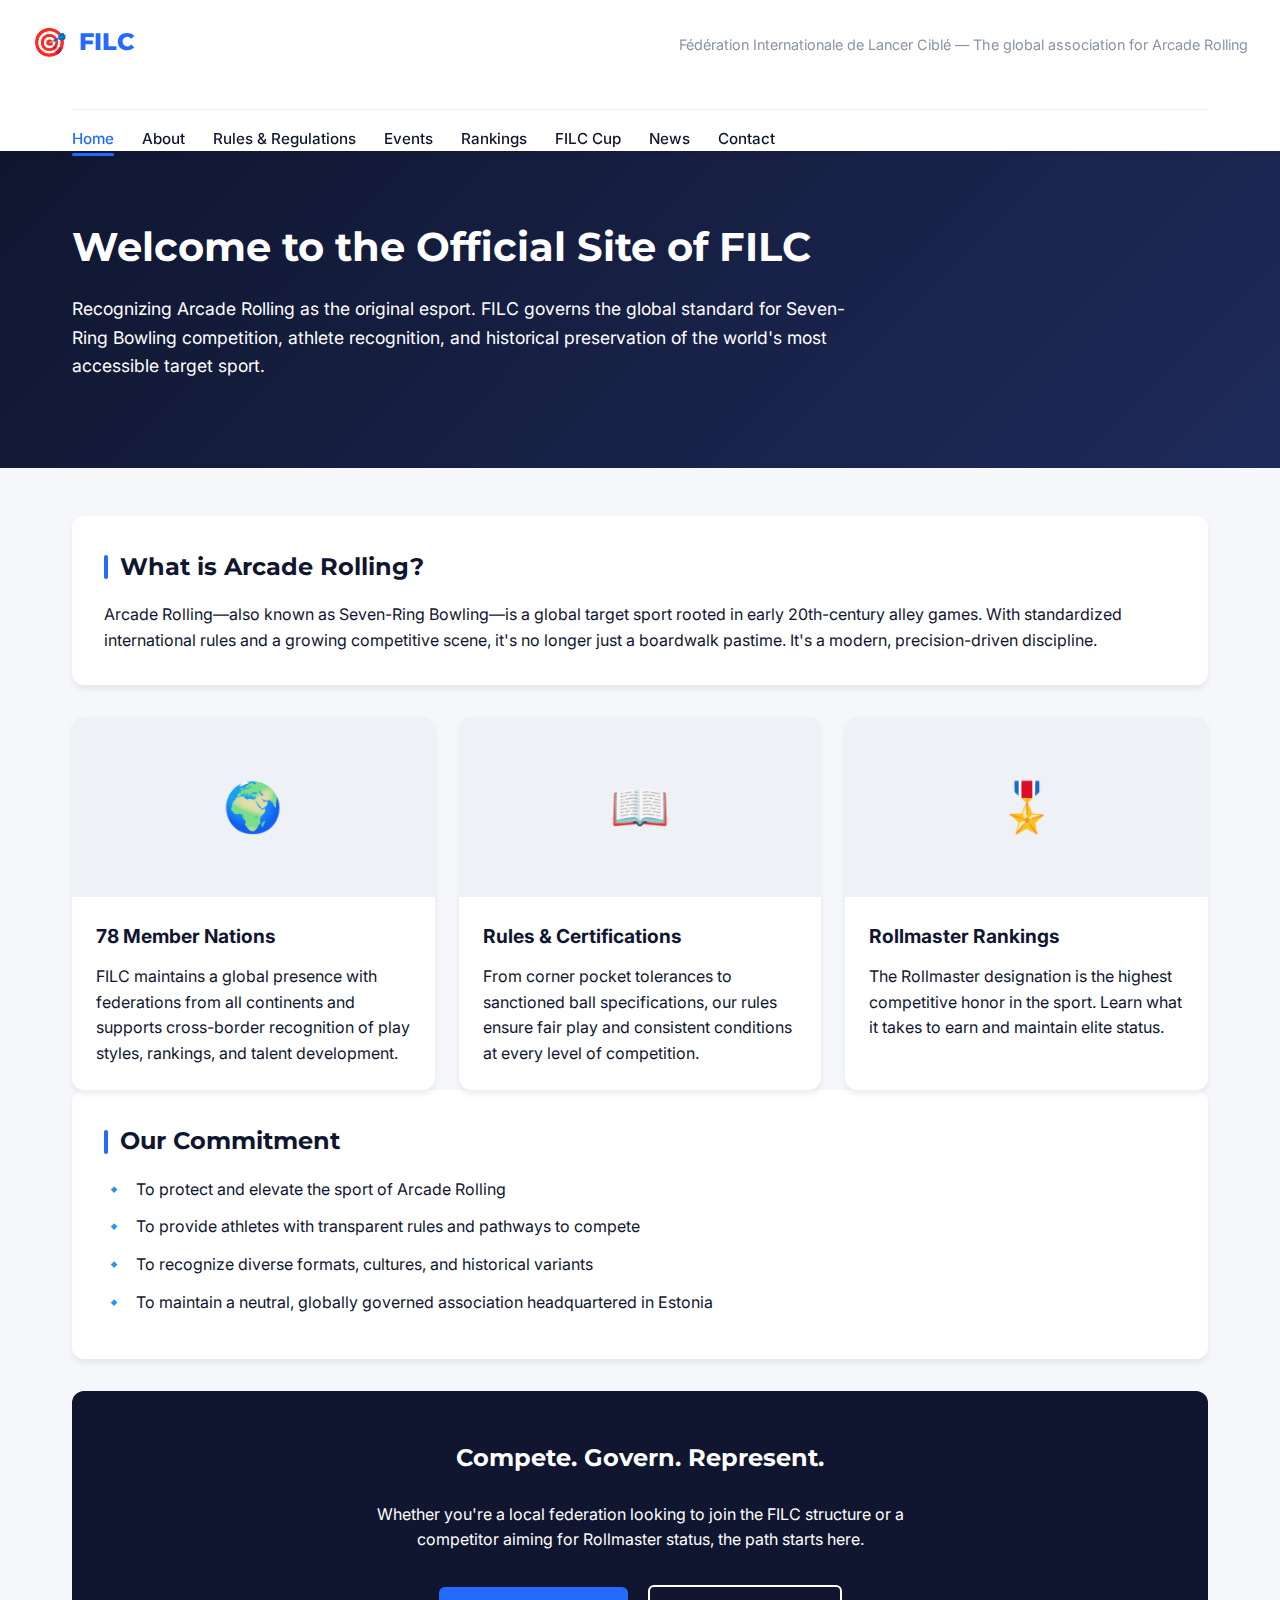
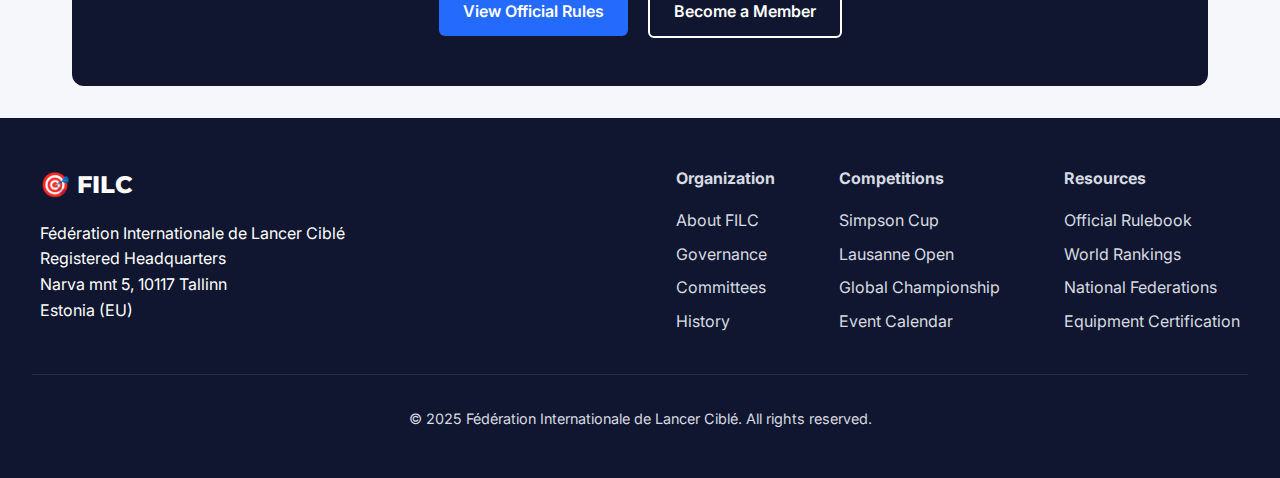
<file: index.html>
<!DOCTYPE html>
<html lang="en">
<head>
  <meta charset="UTF-8" />
  <meta name="viewport" content="width=device-width, initial-scale=1.0" />
  <title>FILC – Fédération Internationale de Lancer Ciblé</title>
  <meta name="description" content="FILC is the global governing body for Arcade Rolling – a precision sport rooted in tradition, competition, and international community." />
  <link rel="preconnect" href="https://fonts.googleapis.com">
  <link rel="preconnect" href="https://fonts.gstatic.com" crossorigin>
  <link href="https://fonts.googleapis.com/css2?family=Inter:wght@400;600&family=Montserrat:wght@700;800&display=swap" rel="stylesheet">
  <link rel="stylesheet" href="style.css" />
</head>
<body>
  <header>
    <div class="header-container">
      <div class="logo-container">
        <h1 class="logo"><span class="logo-icon">🎯</span> <span>FILC</span></h1>
      </div>
      <p class="subheader">Fédération Internationale de Lancer Ciblé — The global association for Arcade Rolling</p>
    </div>
    <div class="container">
      <nav>
        <a href="index.html" class="active">Home</a>
        <a href="about.html">About</a>
        <a href="rules.html">Rules & Regulations</a>
        <a href="events.html">Events</a>
        <a href="rankings.html">Rankings</a>
        <a href="filc-cup.html">FILC Cup</a>
        <a href="news.html">News</a>
        <a href="contact.html">Contact</a>
      </nav>
    </div>
  </header>

  <div class="hero">
    <div class="container">
      <h2>Welcome to the Official Site of FILC</h2>
      <p>Recognizing Arcade Rolling as the original esport. FILC governs the global standard for Seven-Ring Bowling competition, athlete recognition, and historical preservation of the world's most accessible target sport.</p>
    </div>
  </div>

  <main class="container">
    <section class="intro">
      <h3>What is Arcade Rolling?</h3>
      <p>Arcade Rolling—also known as Seven-Ring Bowling—is a global target sport rooted in early 20th-century alley games. With standardized international rules and a growing competitive scene, it's no longer just a boardwalk pastime. It's a modern, precision-driven discipline.</p>
    </section>

    <div class="card-grid">
      <div class="card">
        <div class="card-img">🌍</div>
        <div class="card-content">
          <h4>78 Member Nations</h4>
          <p>FILC maintains a global presence with federations from all continents and supports cross-border recognition of play styles, rankings, and talent development.</p>
        </div>
      </div>

      <div class="card">
        <div class="card-img">📖</div>
        <div class="card-content">
          <h4>Rules & Certifications</h4>
          <p>From corner pocket tolerances to sanctioned ball specifications, our rules ensure fair play and consistent conditions at every level of competition.</p>
        </div>
      </div>

      <div class="card">
        <div class="card-img">🎖️</div>
        <div class="card-content">
          <h4>Rollmaster Rankings</h4>
          <p>The Rollmaster designation is the highest competitive honor in the sport. Learn what it takes to earn and maintain elite status.</p>
        </div>
      </div>
    </div>

    <section class="mission">
      <h3>Our Commitment</h3>
      <ul>
        <li>To protect and elevate the sport of Arcade Rolling</li>
        <li>To provide athletes with transparent rules and pathways to compete</li>
        <li>To recognize diverse formats, cultures, and historical variants</li>
        <li>To maintain a neutral, globally governed association headquartered in Estonia</li>
      </ul>
    </section>

    <div class="cta">
      <h3>Compete. Govern. Represent.</h3>
      <p>Whether you're a local federation looking to join the FILC structure or a competitor aiming for Rollmaster status, the path starts here.</p>
      <a href="rules.html" class="button">View Official Rules</a>
      <a href="membership.html" class="button secondary">Become a Member</a>
    </div>
  </main>

  <footer>
    <div class="footer-container">
      <div>
        <div class="footer-logo">🎯 FILC</div>
        <p>Fédération Internationale de Lancer Ciblé<br>
        Registered Headquarters<br>
        Narva mnt 5, 10117 Tallinn<br>
        Estonia (EU)</p>
      </div>
      <div class="footer-links">
        <div class="footer-links-column">
          <h5>Organization</h5>
          <ul>
            <li><a href="about.html">About FILC</a></li>
            <li><a href="governance.html">Governance</a></li>
            <li><a href="committees.html">Committees</a></li>
            <li><a href="history.html">History</a></li>
          </ul>
        </div>
        <div class="footer-links-column">
          <h5>Competitions</h5>
          <ul>
            <li><a href="simpson-cup.html">Simpson Cup</a></li>
            <li><a href="lausanne-open.html">Lausanne Open</a></li>
            <li><a href="global-championship.html">Global Championship</a></li>
            <li><a href="calendar.html">Event Calendar</a></li>
          </ul>
        </div>
        <div class="footer-links-column">
          <h5>Resources</h5>
          <ul>
            <li><a href="rules.html">Official Rulebook</a></li>
            <li><a href="rankings.html">World Rankings</a></li>
            <li><a href="federations.html">National Federations</a></li>
            <li><a href="certification.html">Equipment Certification</a></li>
          </ul>
        </div>
      </div>
    </div>
    <div class="copyright">
      <p>© 2025 Fédération Internationale de Lancer Ciblé. All rights reserved.</p>
    </div>
  </footer>
</body>
</html>
</file>
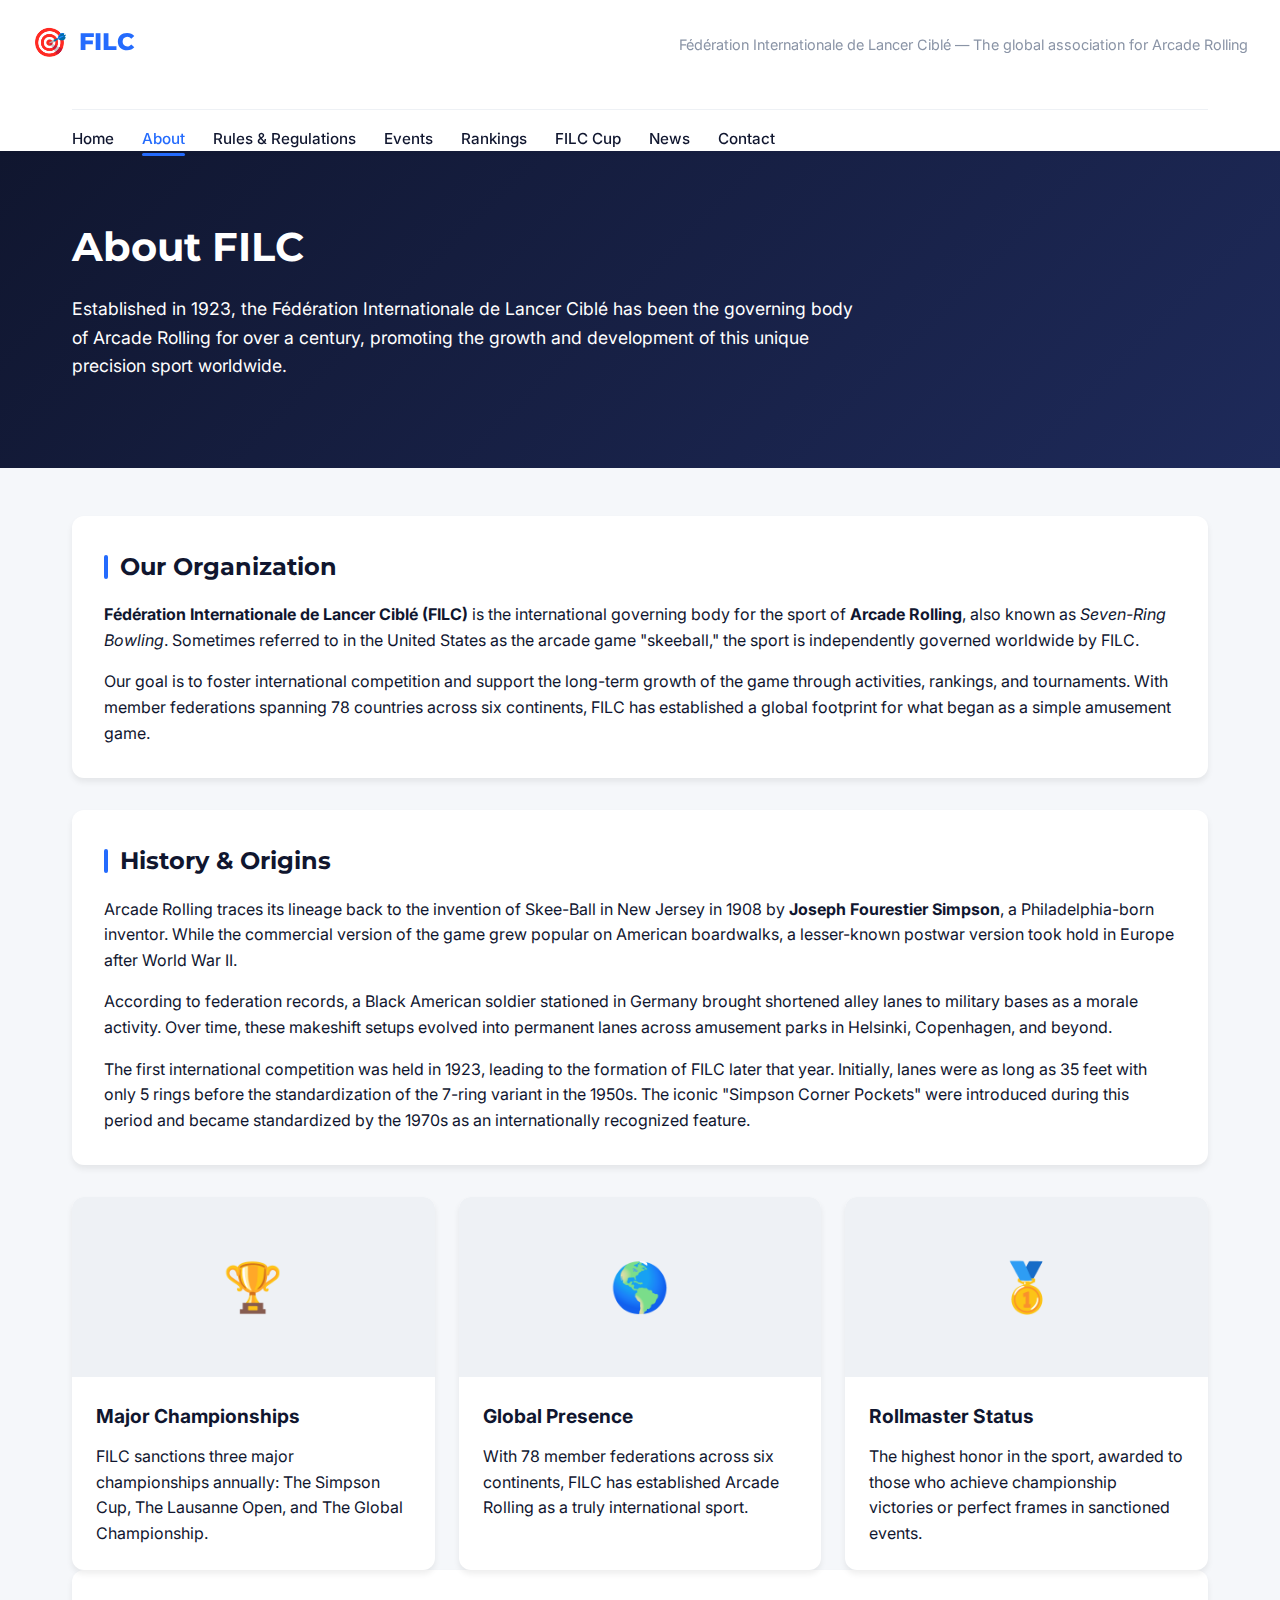
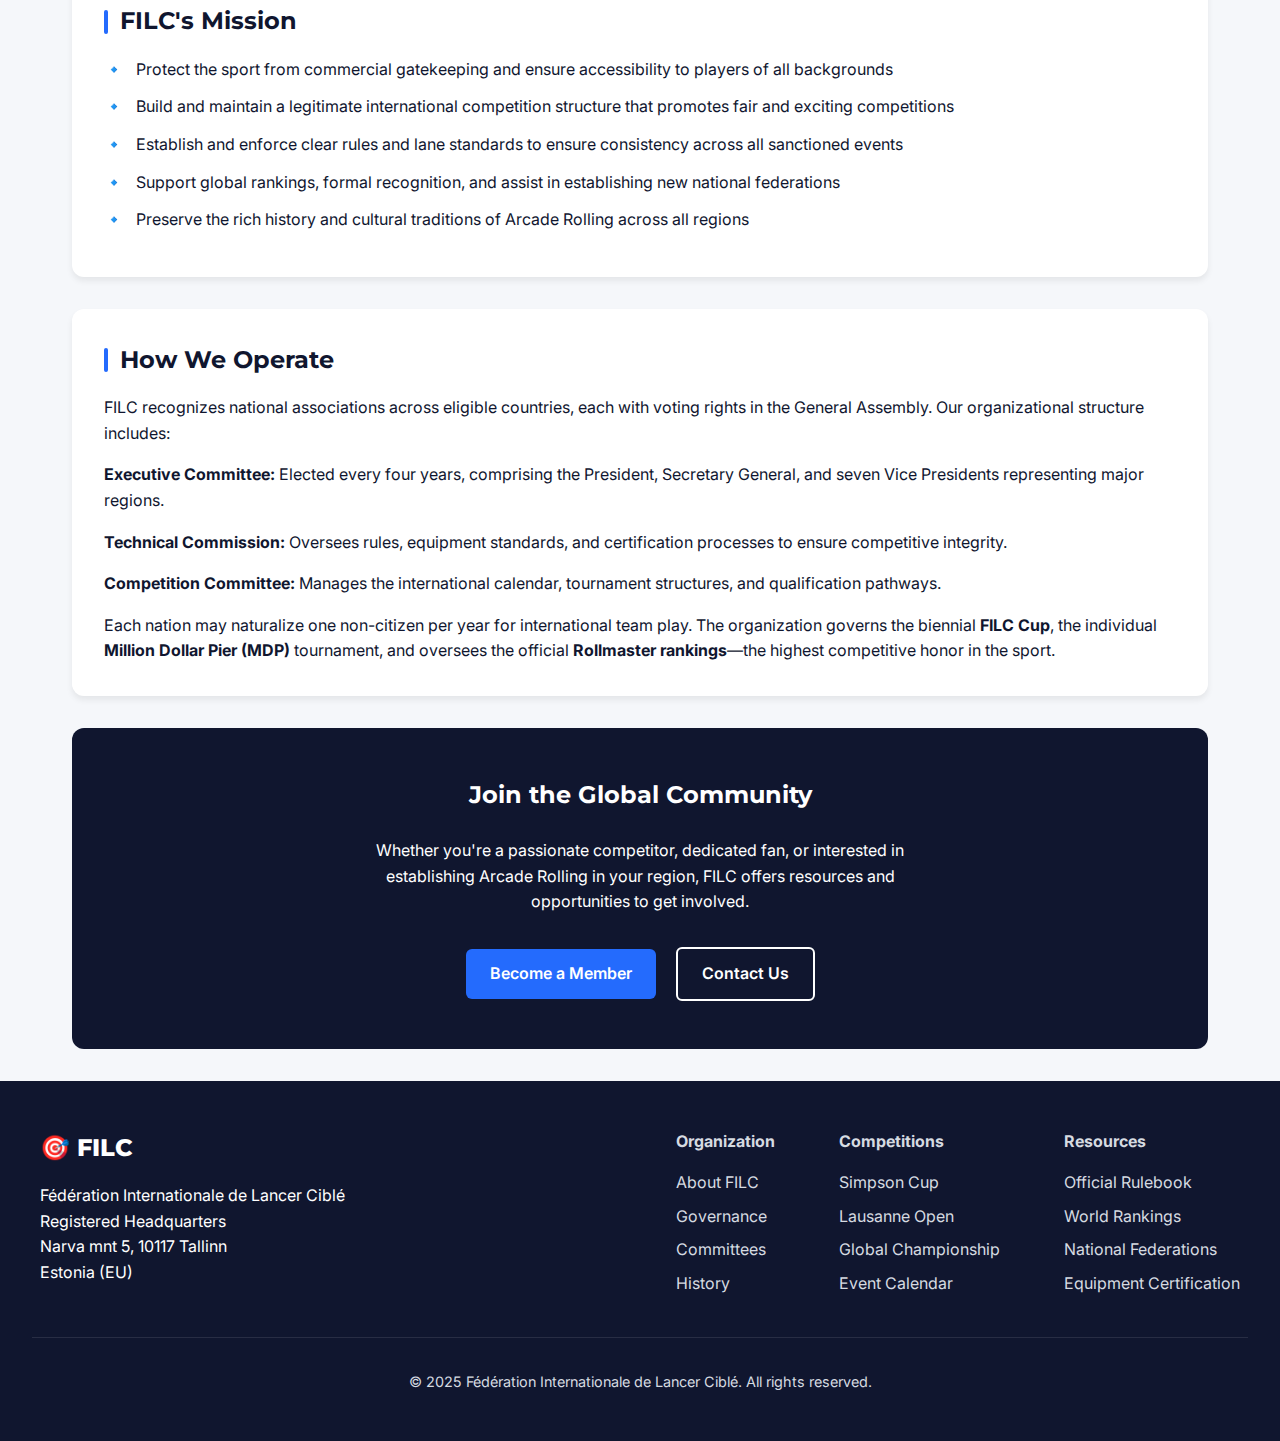
<file: about.html>
<!DOCTYPE html>
<html lang="en">
<head>
  <meta charset="UTF-8">
  <meta name="viewport" content="width=device-width, initial-scale=1.0" />
  <title>About FILC – Fédération Internationale de Lancer Ciblé</title>
  <meta name="description" content="FILC is the international governing body for Arcade Rolling, a sport based on the arcade game known in the U.S. as skeeball. Learn about the history, mission, and structure of this global sport." />
  <link rel="preconnect" href="https://fonts.googleapis.com">
  <link rel="preconnect" href="https://fonts.gstatic.com" crossorigin>
  <link href="https://fonts.googleapis.com/css2?family=Inter:wght@400;500;600;700&family=Montserrat:wght@700;800&display=swap" rel="stylesheet">
<link rel="stylesheet" href="style.css" />
</head>
<body>
  <header>
    <div class="header-container">
      <div class="logo-container">
        <h1 class="logo"><span class="logo-icon">🎯</span> <span>FILC</span></h1>
      </div>
      <p class="subheader">Fédération Internationale de Lancer Ciblé — The global association for Arcade Rolling</p>
    </div>
    <div class="container">
      <nav>
        <a href="index.html">Home</a>
        <a href="about.html" class="active">About</a>
        <a href="rules.html">Rules & Regulations</a>
        <a href="events.html">Events</a>
        <a href="rankings.html">Rankings</a>
        <a href="filc-cup.html">FILC Cup</a>
        <a href="news.html">News</a>
        <a href="contact.html">Contact</a>
      </nav>
    </div>
  </header>
  
  <div class="hero">
    <div class="container">
      <h2>About FILC</h2>
      <p>Established in 1923, the Fédération Internationale de Lancer Ciblé has been the governing body of Arcade Rolling for over a century, promoting the growth and development of this unique precision sport worldwide.</p>
    </div>
  </div>
  
  <main class="container">
    <section class="intro">
      <h3>Our Organization</h3>
      <p><strong>Fédération Internationale de Lancer Ciblé (FILC)</strong> is the international governing body for the sport of <strong>Arcade Rolling</strong>, also known as <em>Seven-Ring Bowling</em>. Sometimes referred to in the United States as the arcade game "skeeball," the sport is independently governed worldwide by FILC.</p>
      <p>Our goal is to foster international competition and support the long-term growth of the game through activities, rankings, and tournaments. With member federations spanning 78 countries across six continents, FILC has established a global footprint for what began as a simple amusement game.</p>
    </section>
    
    <section class="history">
      <h3>History & Origins</h3>
      <p>Arcade Rolling traces its lineage back to the invention of Skee-Ball in New Jersey in 1908 by <strong>Joseph Fourestier Simpson</strong>, a Philadelphia-born inventor. While the commercial version of the game grew popular on American boardwalks, a lesser-known postwar version took hold in Europe after World War II.</p>
      <p>According to federation records, a Black American soldier stationed in Germany brought shortened alley lanes to military bases as a morale activity. Over time, these makeshift setups evolved into permanent lanes across amusement parks in Helsinki, Copenhagen, and beyond.</p>
      <p>The first international competition was held in 1923, leading to the formation of FILC later that year. Initially, lanes were as long as 35 feet with only 5 rings before the standardization of the 7-ring variant in the 1950s. The iconic "Simpson Corner Pockets" were introduced during this period and became standardized by the 1970s as an internationally recognized feature.</p>
    </section>
    
    <div class="card-grid">
      <div class="card">
        <div class="card-img">🏆</div>
        <div class="card-content">
          <h4>Major Championships</h4>
          <p>FILC sanctions three major championships annually: The Simpson Cup, The Lausanne Open, and The Global Championship.</p>
        </div>
      </div>
      
      <div class="card">
        <div class="card-img">🌎</div>
        <div class="card-content">
          <h4>Global Presence</h4>
          <p>With 78 member federations across six continents, FILC has established Arcade Rolling as a truly international sport.</p>
        </div>
      </div>
      
      <div class="card">
        <div class="card-img">🥇</div>
        <div class="card-content">
          <h4>Rollmaster Status</h4>
          <p>The highest honor in the sport, awarded to those who achieve championship victories or perfect frames in sanctioned events.</p>
        </div>
      </div>
    </div>
    
    <section class="mission">
      <h3>FILC's Mission</h3>
      <ul>
        <li>Protect the sport from commercial gatekeeping and ensure accessibility to players of all backgrounds</li>
        <li>Build and maintain a legitimate international competition structure that promotes fair and exciting competitions</li>
        <li>Establish and enforce clear rules and lane standards to ensure consistency across all sanctioned events</li>
        <li>Support global rankings, formal recognition, and assist in establishing new national federations</li>
        <li>Preserve the rich history and cultural traditions of Arcade Rolling across all regions</li>
      </ul>
    </section>
    
    <section class="structure">
      <h3>How We Operate</h3>
      <p>FILC recognizes national associations across eligible countries, each with voting rights in the General Assembly. Our organizational structure includes:</p>
      <p><strong>Executive Committee:</strong> Elected every four years, comprising the President, Secretary General, and seven Vice Presidents representing major regions.</p>
      <p><strong>Technical Commission:</strong> Oversees rules, equipment standards, and certification processes to ensure competitive integrity.</p>
      <p><strong>Competition Committee:</strong> Manages the international calendar, tournament structures, and qualification pathways.</p>
      <p>Each nation may naturalize one non-citizen per year for international team play. The organization governs the biennial <strong>FILC Cup</strong>, the individual <strong>Million Dollar Pier (MDP)</strong> tournament, and oversees the official <strong>Rollmaster rankings</strong>—the highest competitive honor in the sport.</p>
    </section>
    
    <div class="cta">
      <h3>Join the Global Community</h3>
      <p>Whether you're a passionate competitor, dedicated fan, or interested in establishing Arcade Rolling in your region, FILC offers resources and opportunities to get involved.</p>
      <a href="membership.html" class="button">Become a Member</a>
      <a href="contact.html" class="button secondary">Contact Us</a>
    </div>
  </main>
  
<footer>
  <div class="footer-container">
    <div>
      <div class="footer-logo">🎯 FILC</div>
      <p>Fédération Internationale de Lancer Ciblé<br>
      Registered Headquarters<br>
      Narva mnt 5, 10117 Tallinn<br>
      Estonia (EU)</p>
    </div>
    
      <div class="footer-links">
        <div class="footer-links-column">
          <h5>Organization</h5>
          <ul>
            <li><a href="about.html">About FILC</a></li>
            <li><a href="governance.html">Governance</a></li>
            <li><a href="committees.html">Committees</a></li>
            <li><a href="history.html">History</a></li>
          </ul>
        </div>
        
        <div class="footer-links-column">
          <h5>Competitions</h5>
          <ul>
            <li><a href="simpson-cup.html">Simpson Cup</a></li>
            <li><a href="lausanne-open.html">Lausanne Open</a></li>
            <li><a href="global-championship.html">Global Championship</a></li>
            <li><a href="calendar.html">Event Calendar</a></li>
          </ul>
        </div>
        
        <div class="footer-links-column">
          <h5>Resources</h5>
          <ul>
            <li><a href="rules.html">Official Rulebook</a></li>
            <li><a href="rankings.html">World Rankings</a></li>
            <li><a href="federations.html">National Federations</a></li>
            <li><a href="certification.html">Equipment Certification</a></li>
          </ul>
        </div>
      </div>
    </div>
    
    <div class="copyright">
      <p>© 2025 Fédération Internationale de Lancer Ciblé. All rights reserved.</p>
    </div>
  </footer>
</body>
</html>
</file>
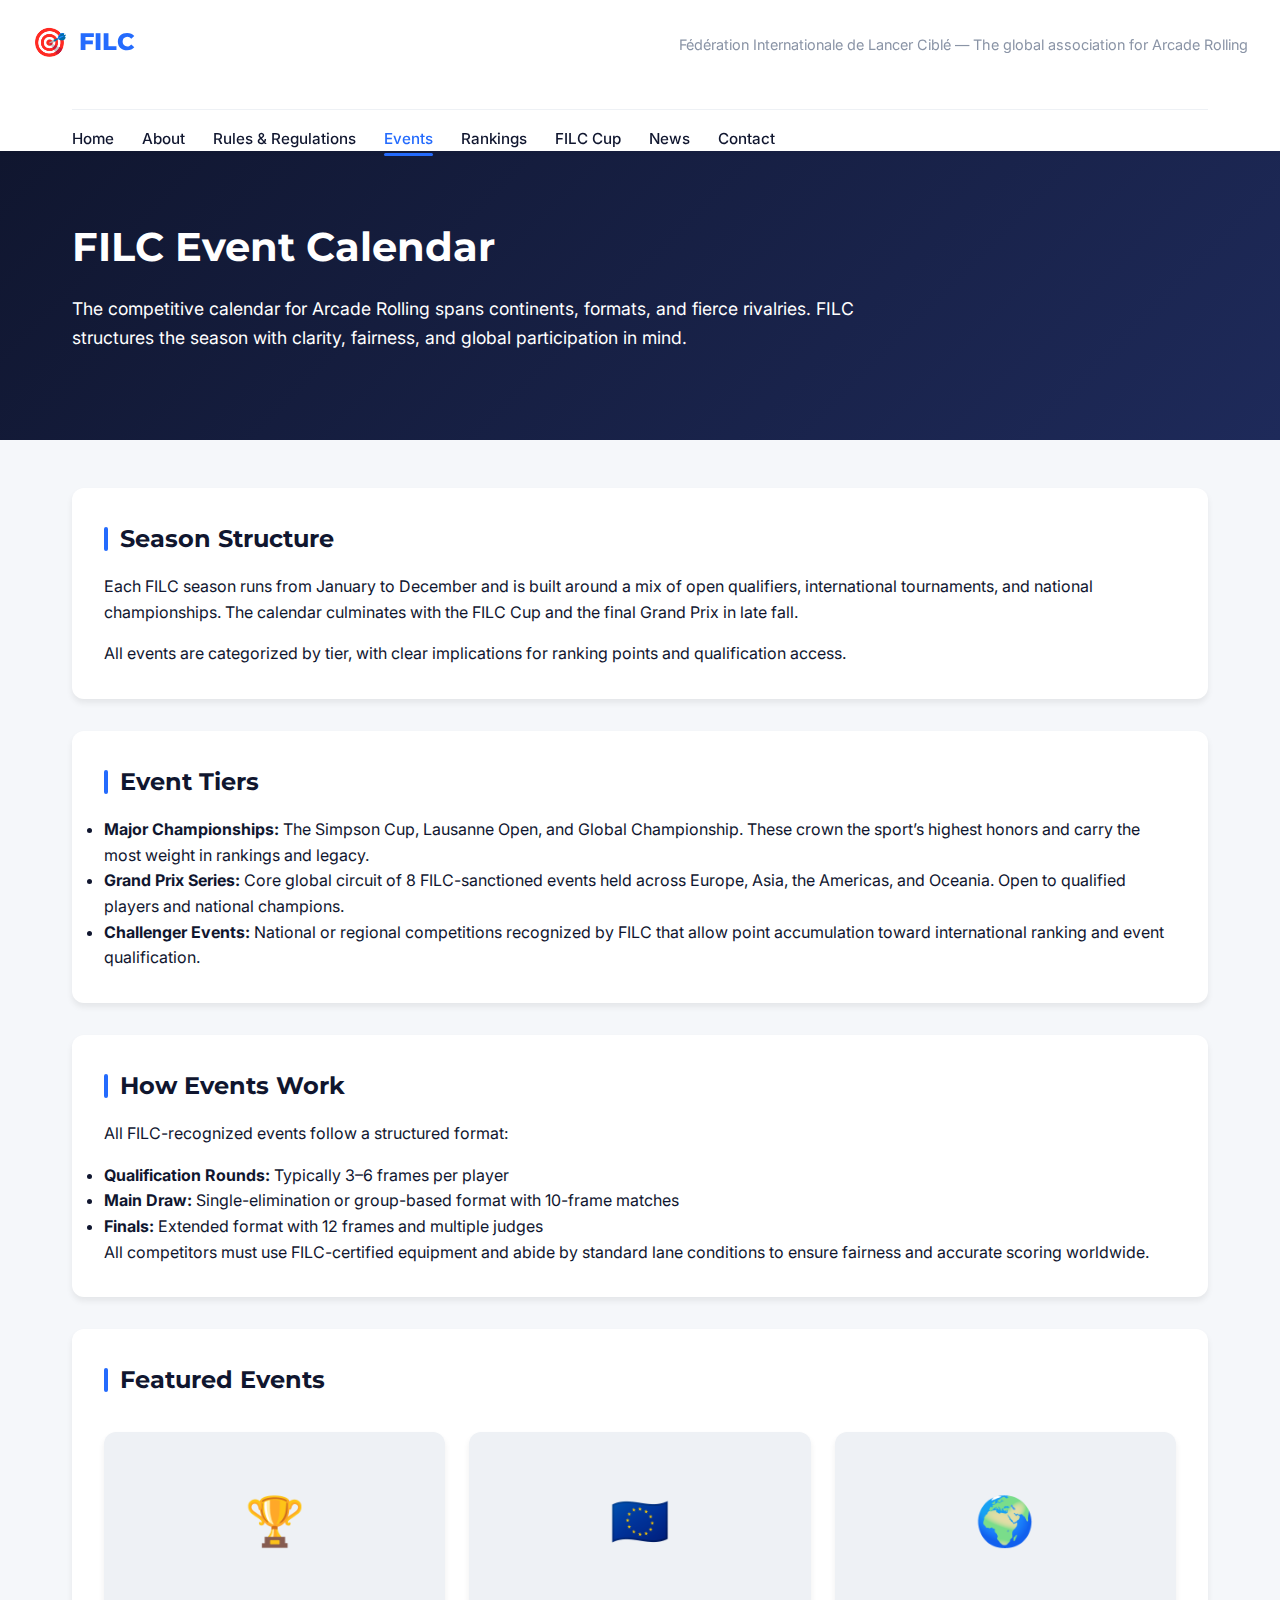
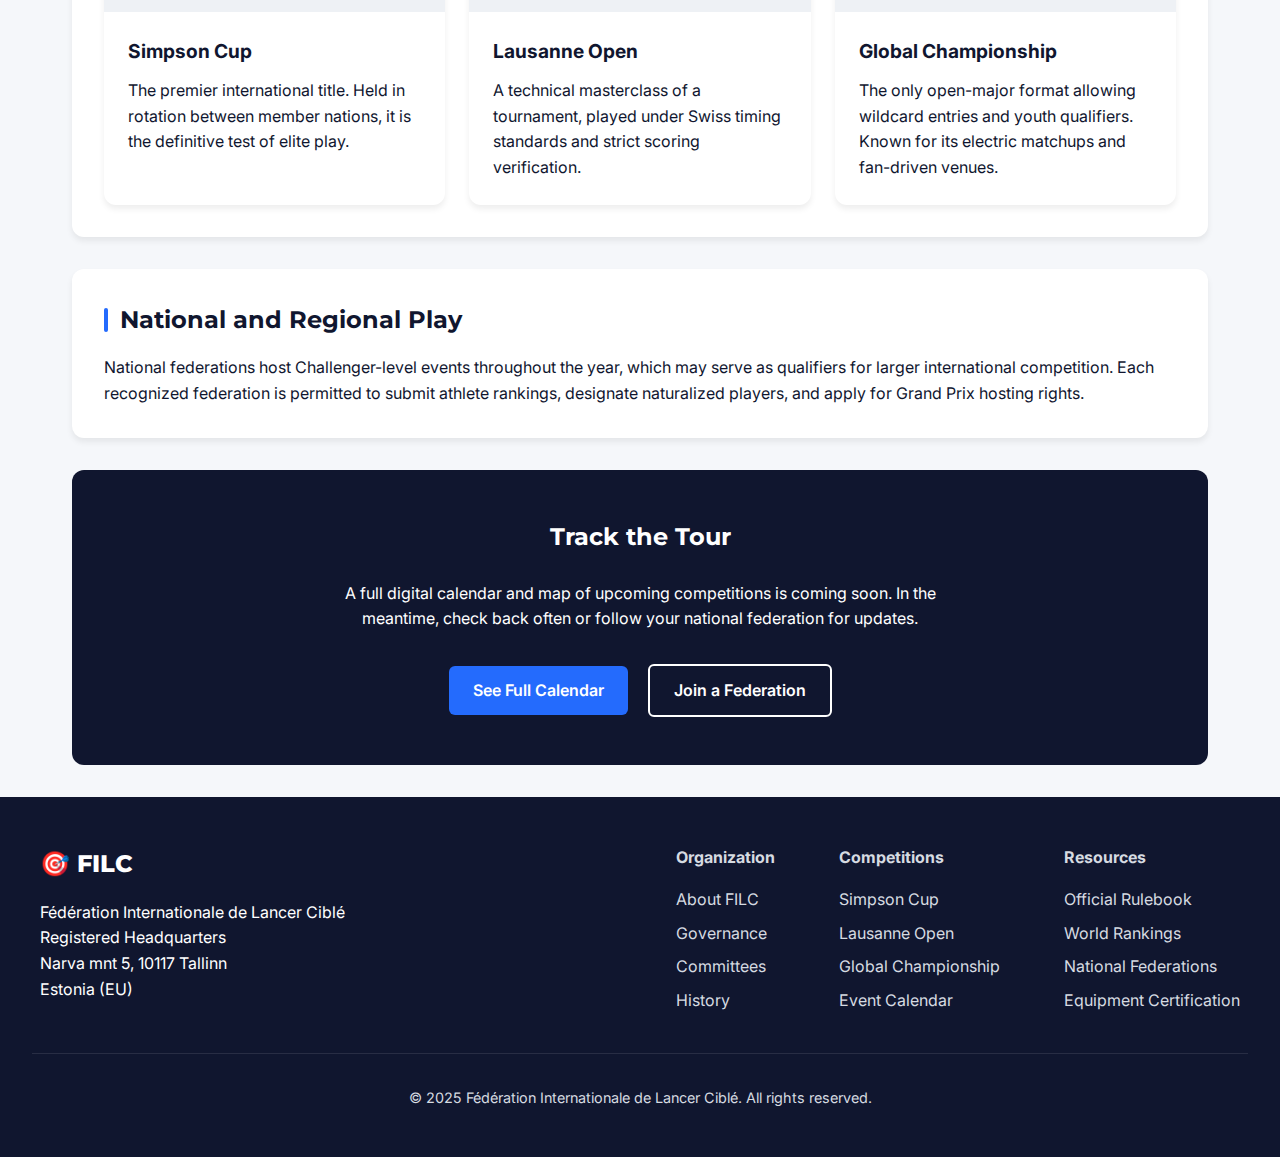
<file: events.html>
<!DOCTYPE html>
<html lang="en">
<head>
  <meta charset="UTF-8" />
  <meta name="viewport" content="width=device-width, initial-scale=1.0" />
  <title>Events – FILC</title>
  <meta name="description" content="Explore the official calendar of events for Arcade Rolling. From global championships to regional qualifiers, FILC oversees international competition year-round." />
  <link rel="preconnect" href="https://fonts.googleapis.com">
  <link rel="preconnect" href="https://fonts.gstatic.com" crossorigin>
  <link href="https://fonts.googleapis.com/css2?family=Inter:wght@400;600&family=Montserrat:wght@700;800&display=swap" rel="stylesheet">
  <link rel="stylesheet" href="style.css" />
</head>
<body>
  <header>
    <div class="header-container">
      <div class="logo-container">
        <h1 class="logo"><span class="logo-icon">🎯</span> <span>FILC</span></h1>
      </div>
      <p class="subheader">Fédération Internationale de Lancer Ciblé — The global association for Arcade Rolling</p>
    </div>
    <div class="container">
      <nav>
        <a href="index.html">Home</a>
        <a href="about.html">About</a>
        <a href="rules.html">Rules & Regulations</a>
        <a href="events.html" class="active">Events</a>
        <a href="rankings.html">Rankings</a>
        <a href="filc-cup.html">FILC Cup</a>
        <a href="news.html">News</a>
        <a href="contact.html">Contact</a>
      </nav>
    </div>
  </header>

  <div class="hero">
    <div class="container">
      <h2>FILC Event Calendar</h2>
      <p>The competitive calendar for Arcade Rolling spans continents, formats, and fierce rivalries. FILC structures the season with clarity, fairness, and global participation in mind.</p>
    </div>
  </div>

  <main class="container">
    <section class="intro">
      <h3>Season Structure</h3>
      <p>Each FILC season runs from January to December and is built around a mix of open qualifiers, international tournaments, and national championships. The calendar culminates with the FILC Cup and the final Grand Prix in late fall.</p>
      <p>All events are categorized by tier, with clear implications for ranking points and qualification access.</p>
    </section>

    <section class="tiers">
      <h3>Event Tiers</h3>
      <ul>
        <li><strong>Major Championships:</strong> The Simpson Cup, Lausanne Open, and Global Championship. These crown the sport’s highest honors and carry the most weight in rankings and legacy.</li>
        <li><strong>Grand Prix Series:</strong> Core global circuit of 8 FILC-sanctioned events held across Europe, Asia, the Americas, and Oceania. Open to qualified players and national champions.</li>
        <li><strong>Challenger Events:</strong> National or regional competitions recognized by FILC that allow point accumulation toward international ranking and event qualification.</li>
      </ul>
    </section>

    <section class="structure">
      <h3>How Events Work</h3>
      <p>All FILC-recognized events follow a structured format:</p>
      <ul>
        <li><strong>Qualification Rounds:</strong> Typically 3–6 frames per player</li>
        <li><strong>Main Draw:</strong> Single-elimination or group-based format with 10-frame matches</li>
        <li><strong>Finals:</strong> Extended format with 12 frames and multiple judges</li>
      </ul>
      <p>All competitors must use FILC-certified equipment and abide by standard lane conditions to ensure fairness and accurate scoring worldwide.</p>
    </section>

    <section class="featured">
      <h3>Featured Events</h3>
      <div class="card-grid">
        <div class="card">
          <div class="card-img">🏆</div>
          <div class="card-content">
            <h4>Simpson Cup</h4>
            <p>The premier international title. Held in rotation between member nations, it is the definitive test of elite play.</p>
          </div>
        </div>
        <div class="card">
          <div class="card-img">🇪🇺</div>
          <div class="card-content">
            <h4>Lausanne Open</h4>
            <p>A technical masterclass of a tournament, played under Swiss timing standards and strict scoring verification.</p>
          </div>
        </div>
        <div class="card">
          <div class="card-img">🌍</div>
          <div class="card-content">
            <h4>Global Championship</h4>
            <p>The only open-major format allowing wildcard entries and youth qualifiers. Known for its electric matchups and fan-driven venues.</p>
          </div>
        </div>
      </div>
    </section>

    <section class="regional">
      <h3>National and Regional Play</h3>
      <p>National federations host Challenger-level events throughout the year, which may serve as qualifiers for larger international competition. Each recognized federation is permitted to submit athlete rankings, designate naturalized players, and apply for Grand Prix hosting rights.</p>
    </section>

    <div class="cta">
      <h3>Track the Tour</h3>
      <p>A full digital calendar and map of upcoming competitions is coming soon. In the meantime, check back often or follow your national federation for updates.</p>
      <a href="calendar.html" class="button">See Full Calendar</a>
      <a href="membership.html" class="button secondary">Join a Federation</a>
    </div>
  </main>

  <footer>
    <div class="footer-container">
      <div>
        <div class="footer-logo">🎯 FILC</div>
        <p>Fédération Internationale de Lancer Ciblé<br>
        Registered Headquarters<br>
        Narva mnt 5, 10117 Tallinn<br>
        Estonia (EU)</p>
      </div>
      <div class="footer-links">
        <div class="footer-links-column">
          <h5>Organization</h5>
          <ul>
            <li><a href="about.html">About FILC</a></li>
            <li><a href="governance.html">Governance</a></li>
            <li><a href="committees.html">Committees</a></li>
            <li><a href="history.html">History</a></li>
          </ul>
        </div>
        <div class="footer-links-column">
          <h5>Competitions</h5>
          <ul>
            <li><a href="simpson-cup.html">Simpson Cup</a></li>
            <li><a href="lausanne-open.html">Lausanne Open</a></li>
            <li><a href="global-championship.html">Global Championship</a></li>
            <li><a href="calendar.html">Event Calendar</a></li>
          </ul>
        </div>
        <div class="footer-links-column">
          <h5>Resources</h5>
          <ul>
            <li><a href="rules.html">Official Rulebook</a></li>
            <li><a href="rankings.html">World Rankings</a></li>
            <li><a href="federations.html">National Federations</a></li>
            <li><a href="certification.html">Equipment Certification</a></li>
          </ul>
        </div>
      </div>
    </div>
    <div class="copyright">
      <p>© 2025 Fédération Internationale de Lancer Ciblé. All rights reserved.</p>
    </div>
  </footer>
</body>
</html>
</file>
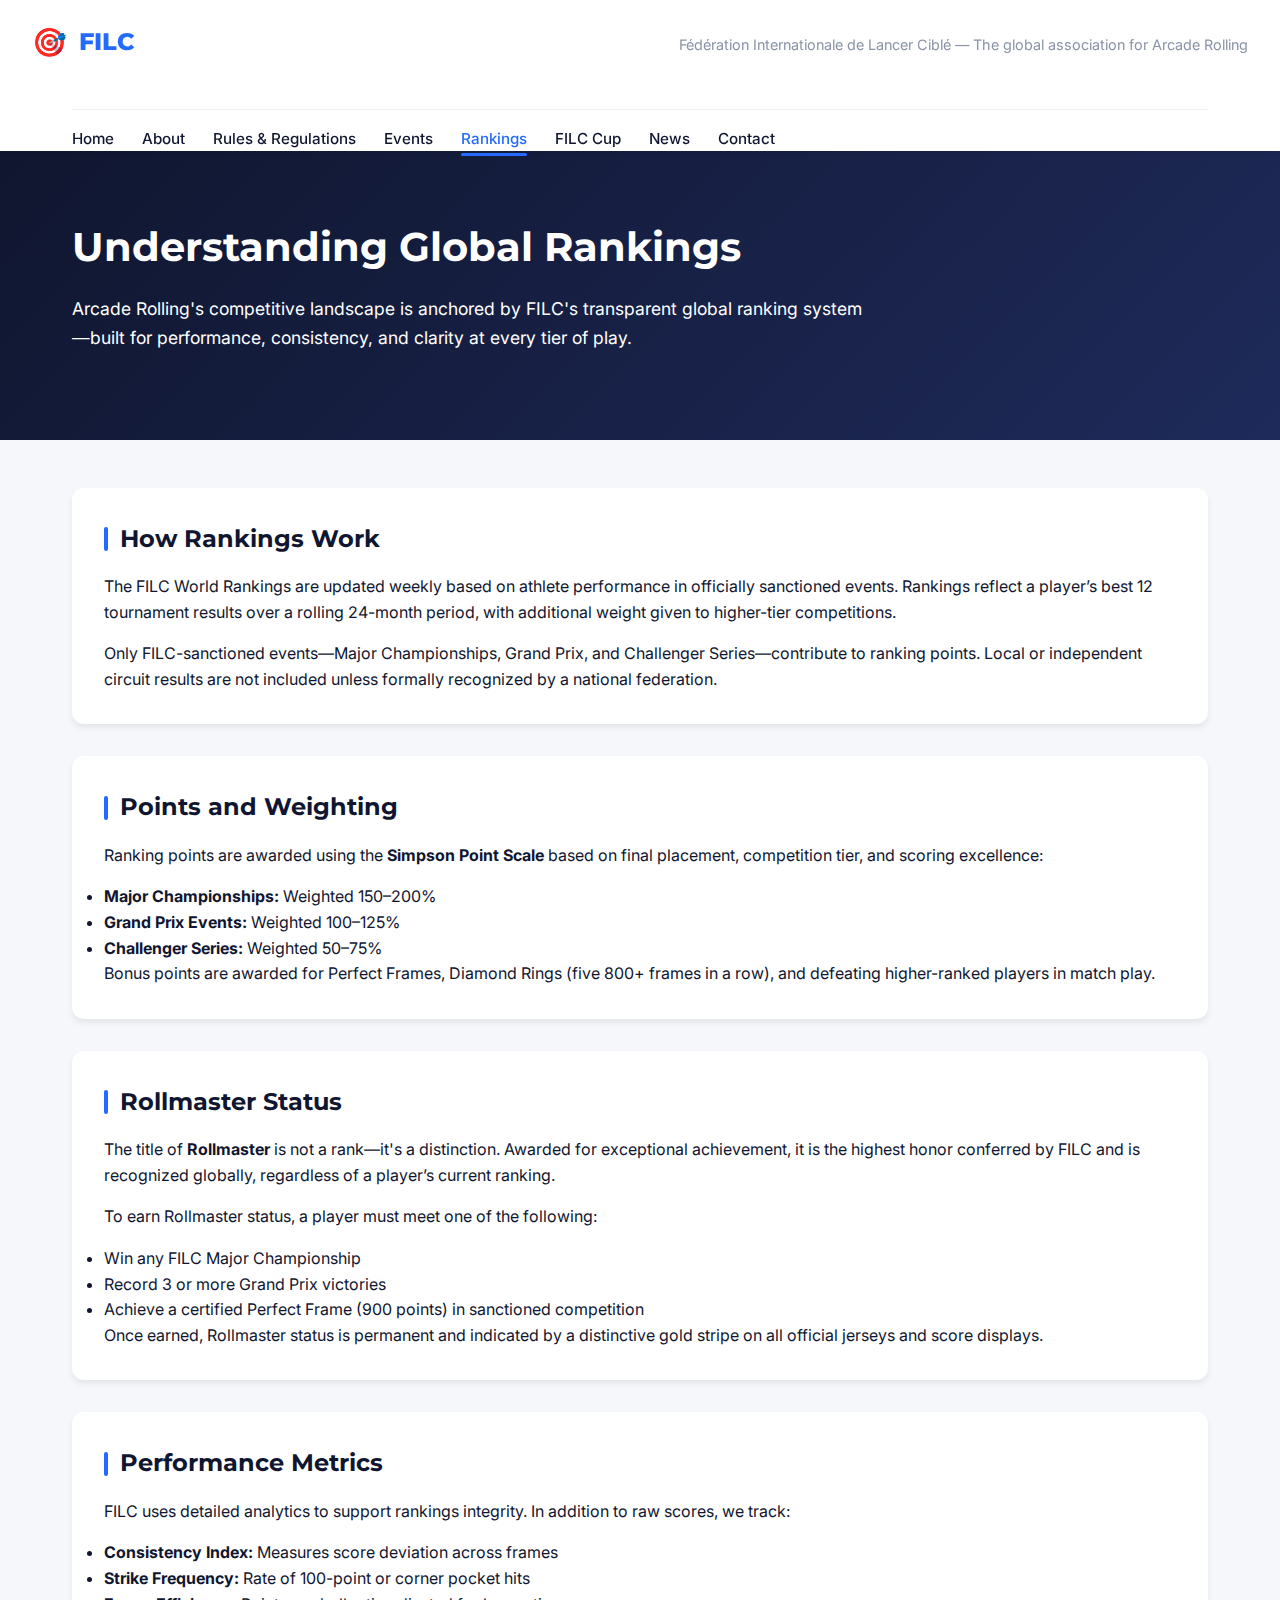
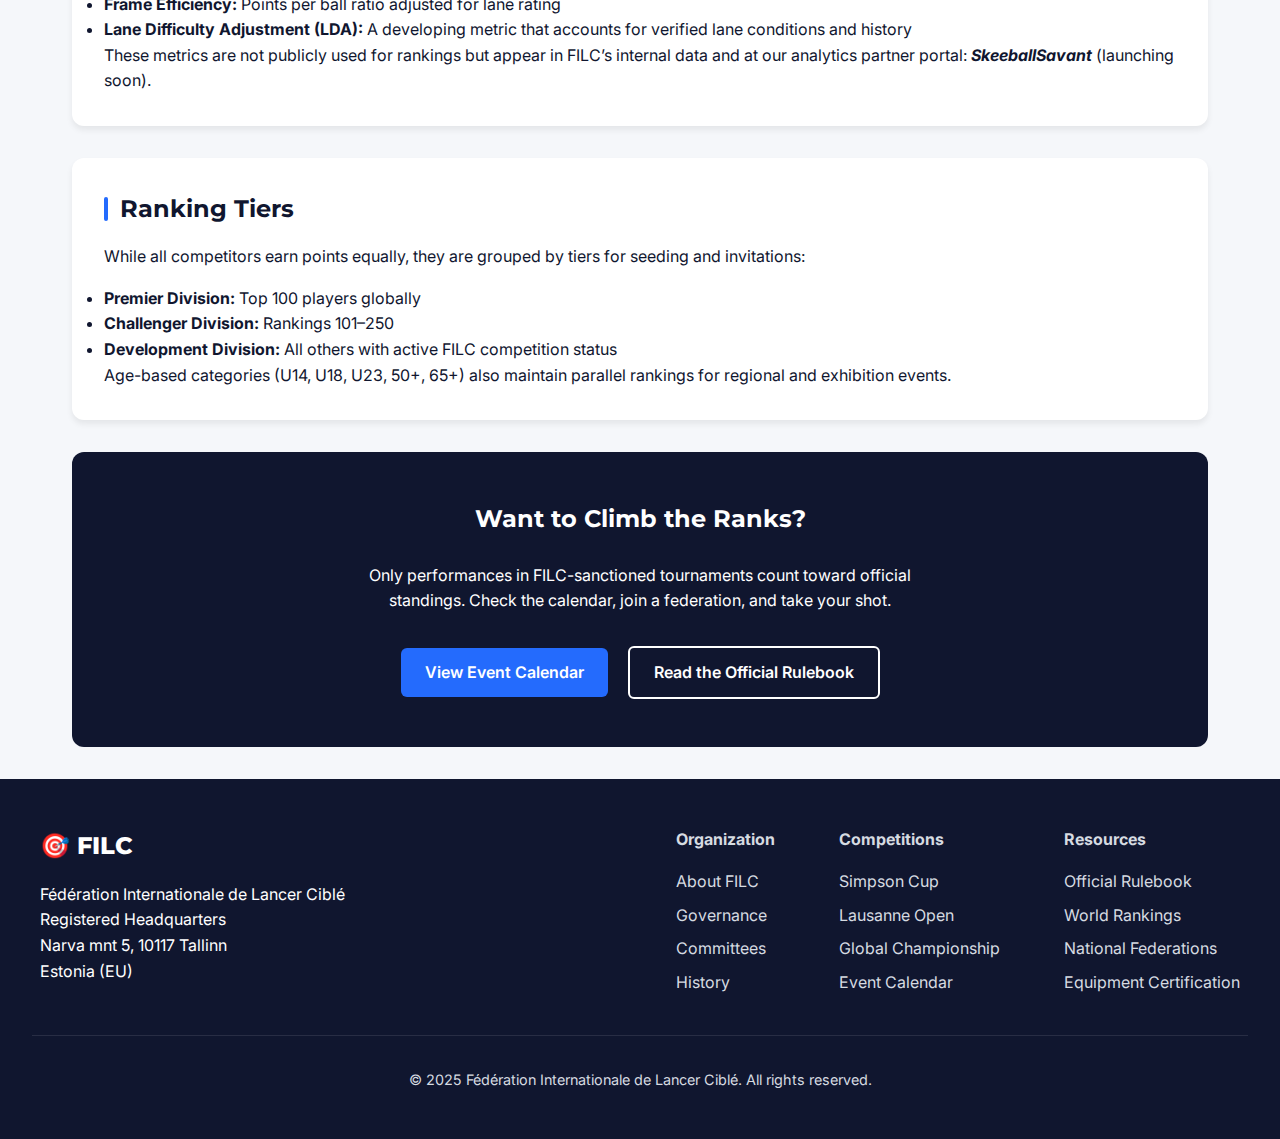
<file: rankings.html>
<!DOCTYPE html>
<html lang="en">
<head>
  <meta charset="UTF-8" />
  <meta name="viewport" content="width=device-width, initial-scale=1.0" />
  <title>Rankings – FILC</title>
  <meta name="description" content="Learn how the global rankings in Arcade Rolling work, how Rollmaster designations are earned, and how scoring is calculated at the highest level of competition." />
  <link rel="preconnect" href="https://fonts.googleapis.com">
  <link rel="preconnect" href="https://fonts.gstatic.com" crossorigin>
  <link href="https://fonts.googleapis.com/css2?family=Inter:wght@400;600&family=Montserrat:wght@700;800&display=swap" rel="stylesheet">
  <link rel="stylesheet" href="style.css" />
</head>
<body>
  <header>
    <div class="header-container">
      <div class="logo-container">
        <h1 class="logo"><span class="logo-icon">🎯</span> <span>FILC</span></h1>
      </div>
      <p class="subheader">Fédération Internationale de Lancer Ciblé — The global association for Arcade Rolling</p>
    </div>
    <div class="container">
      <nav>
        <a href="index.html">Home</a>
        <a href="about.html">About</a>
        <a href="rules.html">Rules & Regulations</a>
        <a href="events.html">Events</a>
        <a href="rankings.html" class="active">Rankings</a>
        <a href="filc-cup.html">FILC Cup</a>
        <a href="news.html">News</a>
        <a href="contact.html">Contact</a>
      </nav>
    </div>
  </header>

  <div class="hero">
    <div class="container">
      <h2>Understanding Global Rankings</h2>
      <p>Arcade Rolling's competitive landscape is anchored by FILC's transparent global ranking system—built for performance, consistency, and clarity at every tier of play.</p>
    </div>
  </div>

  <main class="container">
    <section class="intro">
      <h3>How Rankings Work</h3>
      <p>The FILC World Rankings are updated weekly based on athlete performance in officially sanctioned events. Rankings reflect a player’s best 12 tournament results over a rolling 24-month period, with additional weight given to higher-tier competitions.</p>
      <p>Only FILC-sanctioned events—Major Championships, Grand Prix, and Challenger Series—contribute to ranking points. Local or independent circuit results are not included unless formally recognized by a national federation.</p>
    </section>

    <section class="scoring">
      <h3>Points and Weighting</h3>
      <p>Ranking points are awarded using the <strong>Simpson Point Scale</strong> based on final placement, competition tier, and scoring excellence:</p>
      <ul>
        <li><strong>Major Championships:</strong> Weighted 150–200%</li>
        <li><strong>Grand Prix Events:</strong> Weighted 100–125%</li>
        <li><strong>Challenger Series:</strong> Weighted 50–75%</li>
      </ul>
      <p>Bonus points are awarded for Perfect Frames, Diamond Rings (five 800+ frames in a row), and defeating higher-ranked players in match play.</p>
    </section>

    <section class="rollmaster">
      <h3>Rollmaster Status</h3>
      <p>The title of <strong>Rollmaster</strong> is not a rank—it's a distinction. Awarded for exceptional achievement, it is the highest honor conferred by FILC and is recognized globally, regardless of a player’s current ranking.</p>
      <p>To earn Rollmaster status, a player must meet one of the following:</p>
      <ul>
        <li>Win any FILC Major Championship</li>
        <li>Record 3 or more Grand Prix victories</li>
        <li>Achieve a certified Perfect Frame (900 points) in sanctioned competition</li>
      </ul>
      <p>Once earned, Rollmaster status is permanent and indicated by a distinctive gold stripe on all official jerseys and score displays.</p>
    </section>

    <section class="analytics">
      <h3>Performance Metrics</h3>
      <p>FILC uses detailed analytics to support rankings integrity. In addition to raw scores, we track:</p>
      <ul>
        <li><strong>Consistency Index:</strong> Measures score deviation across frames</li>
        <li><strong>Strike Frequency:</strong> Rate of 100-point or corner pocket hits</li>
        <li><strong>Frame Efficiency:</strong> Points per ball ratio adjusted for lane rating</li>
        <li><strong>Lane Difficulty Adjustment (LDA):</strong> A developing metric that accounts for verified lane conditions and history</li>
      </ul>
      <p>These metrics are not publicly used for rankings but appear in FILC’s internal data and at our analytics partner portal: <strong><em>SkeeballSavant</em></strong> (launching soon).</p>
    </section>

    <section class="structure">
      <h3>Ranking Tiers</h3>
      <p>While all competitors earn points equally, they are grouped by tiers for seeding and invitations:</p>
      <ul>
        <li><strong>Premier Division:</strong> Top 100 players globally</li>
        <li><strong>Challenger Division:</strong> Rankings 101–250</li>
        <li><strong>Development Division:</strong> All others with active FILC competition status</li>
      </ul>
      <p>Age-based categories (U14, U18, U23, 50+, 65+) also maintain parallel rankings for regional and exhibition events.</p>
    </section>

    <div class="cta">
      <h3>Want to Climb the Ranks?</h3>
      <p>Only performances in FILC-sanctioned tournaments count toward official standings. Check the calendar, join a federation, and take your shot.</p>
      <a href="events.html" class="button">View Event Calendar</a>
      <a href="rules.html" class="button secondary">Read the Official Rulebook</a>
    </div>
  </main>

  <footer>
    <div class="footer-container">
      <div>
        <div class="footer-logo">🎯 FILC</div>
        <p>Fédération Internationale de Lancer Ciblé<br>
        Registered Headquarters<br>
        Narva mnt 5, 10117 Tallinn<br>
        Estonia (EU)</p>
      </div>
      <div class="footer-links">
        <div class="footer-links-column">
          <h5>Organization</h5>
          <ul>
            <li><a href="about.html">About FILC</a></li>
            <li><a href="governance.html">Governance</a></li>
            <li><a href="committees.html">Committees</a></li>
            <li><a href="history.html">History</a></li>
          </ul>
        </div>
        <div class="footer-links-column">
          <h5>Competitions</h5>
          <ul>
            <li><a href="simpson-cup.html">Simpson Cup</a></li>
            <li><a href="lausanne-open.html">Lausanne Open</a></li>
            <li><a href="global-championship.html">Global Championship</a></li>
            <li><a href="calendar.html">Event Calendar</a></li>
          </ul>
        </div>
        <div class="footer-links-column">
          <h5>Resources</h5>
          <ul>
            <li><a href="rules.html">Official Rulebook</a></li>
            <li><a href="rankings.html" class="active">World Rankings</a></li>
            <li><a href="federations.html">National Federations</a></li>
            <li><a href="certification.html">Equipment Certification</a></li>
          </ul>
        </div>
      </div>
    </div>
    <div class="copyright">
      <p>© 2025 Fédération Internationale de Lancer Ciblé. All rights reserved.</p>
    </div>
  </footer>
</body>
</html>
</file>
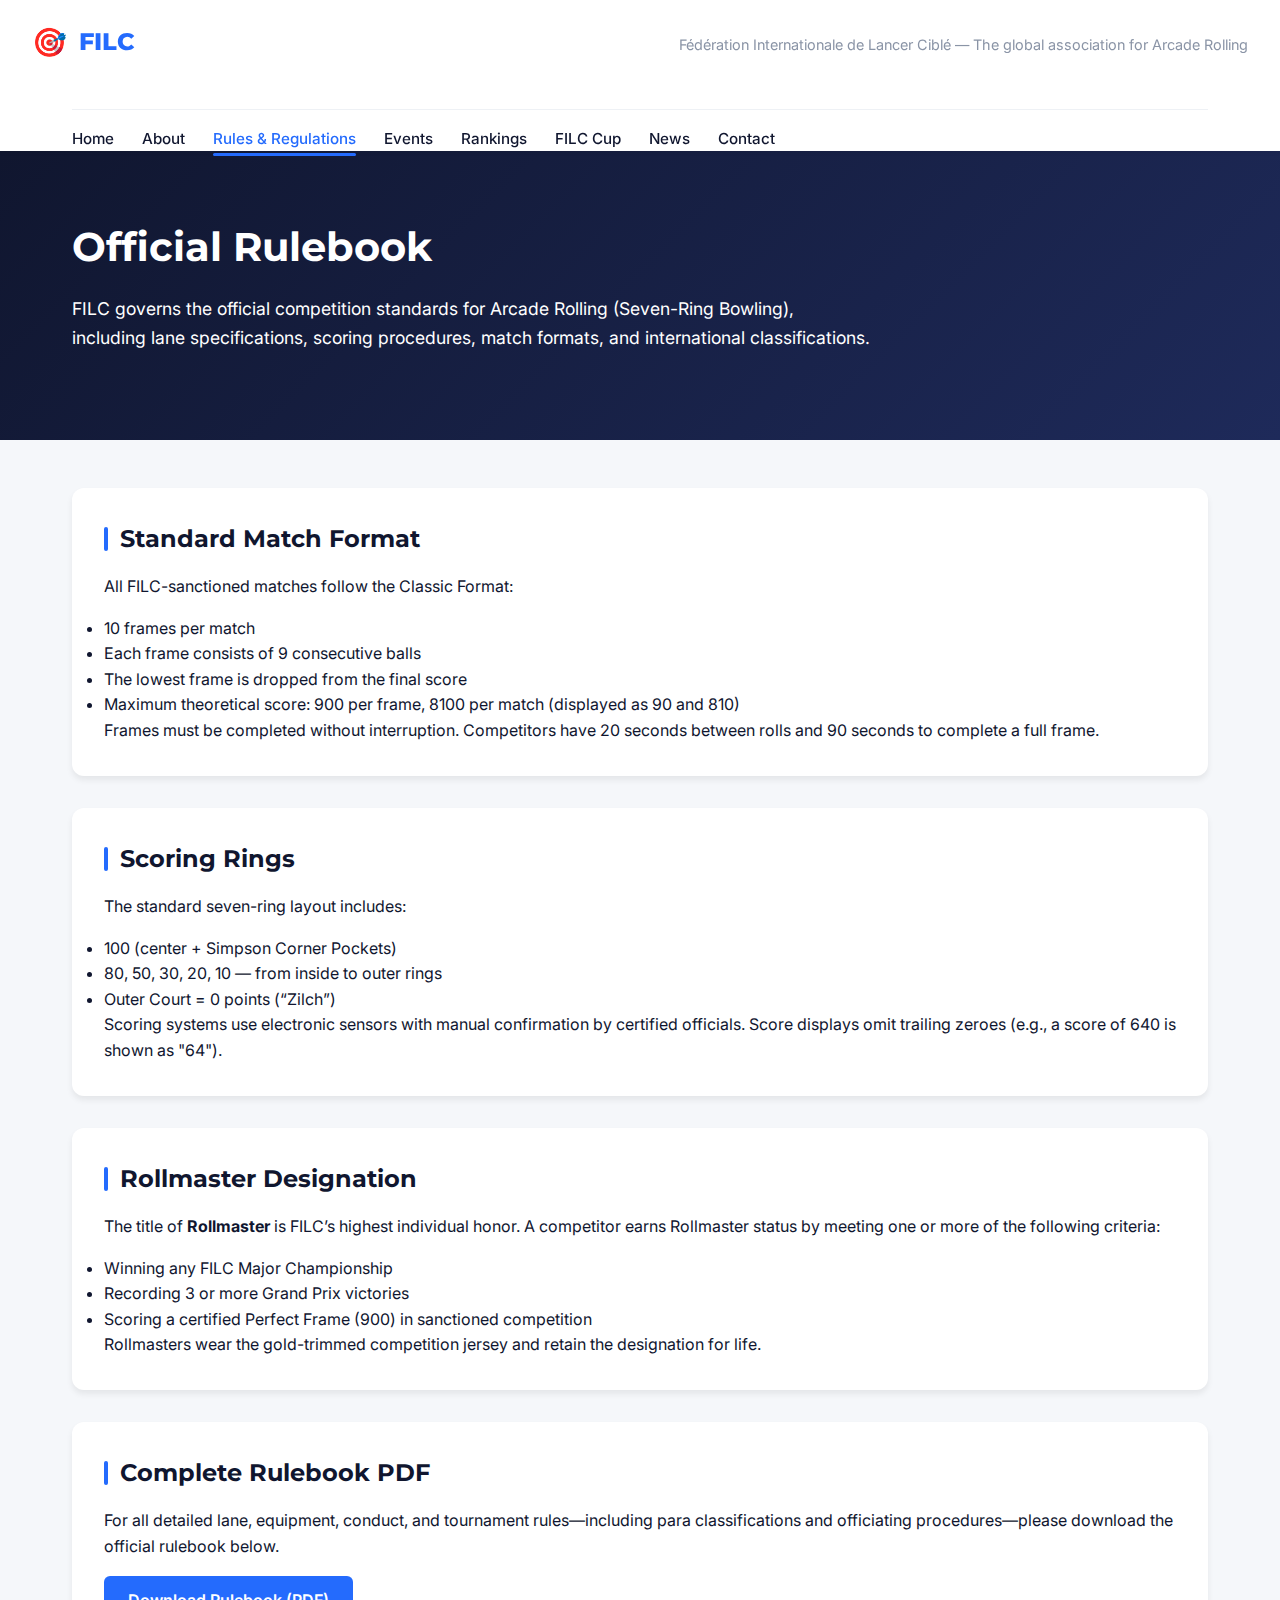
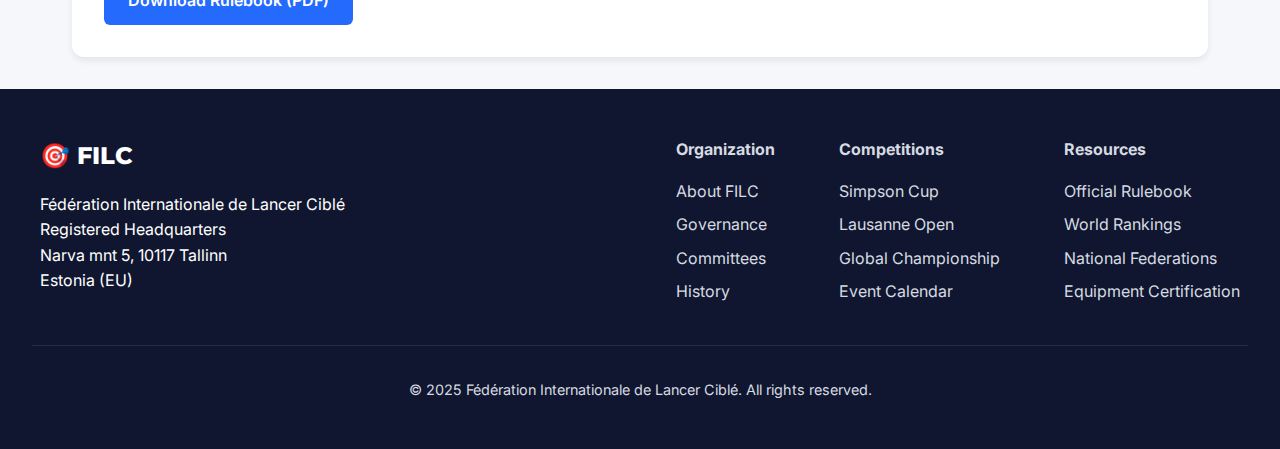
<file: rules.html>
<!DOCTYPE html>
<html lang="en">
<head>
  <meta charset="UTF-8" />
  <meta name="viewport" content="width=device-width, initial-scale=1.0" />
  <title>Rules – FILC Official Rulebook</title>
  <meta name="description" content="Explore the official rules and gameplay standards of Arcade Rolling as governed by the Fédération Internationale de Lancer Ciblé (FILC)." />
  <link rel="preconnect" href="https://fonts.googleapis.com">
  <link rel="preconnect" href="https://fonts.gstatic.com" crossorigin>
  <link href="https://fonts.googleapis.com/css2?family=Inter:wght@400;600&family=Montserrat:wght@700;800&display=swap" rel="stylesheet">
  <link rel="stylesheet" href="style.css" />
</head>
<body>
  <header>
    <div class="header-container">
      <div class="logo-container">
        <h1 class="logo"><span class="logo-icon">🎯</span> <span>FILC</span></h1>
      </div>
      <p class="subheader">Fédération Internationale de Lancer Ciblé — The global association for Arcade Rolling</p>
    </div>
    <div class="container">
      <nav>
        <a href="index.html">Home</a>
        <a href="about.html">About</a>
        <a href="rules.html" class="active">Rules & Regulations</a>
        <a href="events.html">Events</a>
        <a href="rankings.html">Rankings</a>
        <a href="filc-cup.html">FILC Cup</a>
        <a href="news.html">News</a>
        <a href="contact.html">Contact</a>
      </nav>
    </div>
  </header>

  <div class="hero">
    <div class="container">
      <h2>Official Rulebook</h2>
      <p>FILC governs the official competition standards for Arcade Rolling (Seven-Ring Bowling), including lane specifications, scoring procedures, match formats, and international classifications.</p>
    </div>
  </div>

  <main class="container">
    <section>
      <h3>Standard Match Format</h3>
      <p>All FILC-sanctioned matches follow the Classic Format:</p>
      <ul>
        <li>10 frames per match</li>
        <li>Each frame consists of 9 consecutive balls</li>
        <li>The lowest frame is dropped from the final score</li>
        <li>Maximum theoretical score: 900 per frame, 8100 per match (displayed as 90 and 810)</li>
      </ul>
      <p>Frames must be completed without interruption. Competitors have 20 seconds between rolls and 90 seconds to complete a full frame.</p>
    </section>

    <section>
      <h3>Scoring Rings</h3>
      <p>The standard seven-ring layout includes:</p>
      <ul>
        <li>100 (center + Simpson Corner Pockets)</li>
        <li>80, 50, 30, 20, 10 — from inside to outer rings</li>
        <li>Outer Court = 0 points (“Zilch”)</li>
      </ul>
      <p>Scoring systems use electronic sensors with manual confirmation by certified officials. Score displays omit trailing zeroes (e.g., a score of 640 is shown as "64").</p>
    </section>

    <section>
      <h3>Rollmaster Designation</h3>
      <p>The title of <strong>Rollmaster</strong> is FILC’s highest individual honor. A competitor earns Rollmaster status by meeting one or more of the following criteria:</p>
      <ul>
        <li>Winning any FILC Major Championship</li>
        <li>Recording 3 or more Grand Prix victories</li>
        <li>Scoring a certified Perfect Frame (900) in sanctioned competition</li>
      </ul>
      <p>Rollmasters wear the gold-trimmed competition jersey and retain the designation for life.</p>
    </section>

    <section>
      <h3>Complete Rulebook PDF</h3>
      <p>For all detailed lane, equipment, conduct, and tournament rules—including para classifications and officiating procedures—please download the official rulebook below.</p>
      <a href="FILC_Official_rulebook_2025.pdf" class="button">Download Rulebook (PDF)</a>
    </section>
  </main>

  <footer>
    <div class="footer-container">
      <div>
        <div class="footer-logo">🎯 FILC</div>
        <p>Fédération Internationale de Lancer Ciblé<br>
        Registered Headquarters<br>
        Narva mnt 5, 10117 Tallinn<br>
        Estonia (EU)</p>
      </div>
      <div class="footer-links">
        <div class="footer-links-column">
          <h5>Organization</h5>
          <ul>
            <li><a href="about.html">About FILC</a></li>
            <li><a href="governance.html">Governance</a></li>
            <li><a href="committees.html">Committees</a></li>
            <li><a href="history.html">History</a></li>
          </ul>
        </div>
        <div class="footer-links-column">
          <h5>Competitions</h5>
          <ul>
            <li><a href="simpson-cup.html">Simpson Cup</a></li>
            <li><a href="lausanne-open.html">Lausanne Open</a></li>
            <li><a href="global-championship.html">Global Championship</a></li>
            <li><a href="calendar.html">Event Calendar</a></li>
          </ul>
        </div>
        <div class="footer-links-column">
          <h5>Resources</h5>
          <ul>
            <li><a href="rules.html">Official Rulebook</a></li>
            <li><a href="rankings.html">World Rankings</a></li>
            <li><a href="federations.html">National Federations</a></li>
            <li><a href="certification.html">Equipment Certification</a></li>
          </ul>
        </div>
      </div>
    </div>
    <div class="copyright">
      <p>© 2025 Fédération Internationale de Lancer Ciblé. All rights reserved.</p>
    </div>
  </footer>
</body>
</html>
</file>
<file: style.css>
:root {
      --blue: #246BFD;
      --blue-dark: #1a55d1;
      --yellow: #FFE081;
      --navy: #10162F;
      --navy-light: #1e2a5a;
      --bg: #F5F7FA;
      --gray: #D6DBE1;
      --gray-dark: #8A94A6;
      --gray-light: #EEF1F5;
      --white: #FFFFFF;
      --font-body: 'Inter', sans-serif;
      --font-heading: 'Montserrat', sans-serif;
      --shadow-sm: 0 2px 4px rgba(0,0,0,0.05);
      --shadow-md: 0 4px 6px rgba(0,0,0,0.07);
      --shadow-lg: 0 10px 15px rgba(0,0,0,0.1);
      --border-radius: 12px;
    }
    
    * {
      box-sizing: border-box;
      margin: 0;
      padding: 0;
    }
    
    body {
      font-family: var(--font-body);
      background: var(--bg);
      color: var(--navy);
      margin: 0;
      padding: 0;
      line-height: 1.6;
    }
    
    .container {
      max-width: 1200px;
      margin: 0 auto;
      padding: 0 2rem;
    }
    
    header {
      background: var(--white);
      box-shadow: var(--shadow-sm);
      position: sticky;
      top: 0;
      z-index: 100;
    }
    
    .header-container {
      display: flex;
      justify-content: space-between;
      align-items: center;
      padding: 1.25rem 2rem;
    }
    
    .logo-container {
      display: flex;
      align-items: center;
    }
    
    .logo {
      font-family: var(--font-heading);
      font-weight: 800;
      font-size: 1.5rem;
      margin: 0;
      display: flex;
      align-items: center;
      color: var(--navy);
    }
    
    .logo span {
      color: var(--blue);
    }
    
    .logo-icon {
      margin-right: 0.75rem;
      font-size: 1.75rem;
    }
    
    .subheader {
      font-size: 0.9rem;
      color: var(--gray-dark);
      margin-top: 0.25rem;
      max-width: 600px;
    }
    
    nav {
      margin-top: 1.5rem;
      border-top: 1px solid var(--gray-light);
      padding-top: 1rem;
    }
    
    nav a {
      margin-right: 1.5rem;
      text-decoration: none;
      color: var(--navy);
      font-weight: 500;
      font-size: 0.95rem;
      transition: color 0.2s;
      padding: 0.5rem 0;
      position: relative;
    }
    
    nav a:hover {
      color: var(--blue);
    }
    
    nav a.active {
      color: var(--blue);
    }
    
    nav a.active::after {
      content: '';
      position: absolute;
      bottom: 0;
      left: 0;
      width: 100%;
      height: 3px;
      background-color: var(--blue);
      border-radius: 1.5px;
    }
    
    .hero {
      background: linear-gradient(135deg, var(--navy) 0%, var(--navy-light) 100%);
      color: var(--white);
      padding: 4rem 0;
      margin-bottom: 3rem;
    }
    
    .hero h2 {
      font-family: var(--font-heading);
      font-size: 2.5rem;
      margin-bottom: 1rem;
    }
    
    .hero p {
      font-size: 1.1rem;
      max-width: 800px;
      margin-bottom: 1.5rem;
    }
    
    main {
      padding: 2rem 0 4rem;
    }
    
    section {
      background: var(--white);
      border-radius: var(--border-radius);
      box-shadow: var(--shadow-md);
      padding: 2rem;
      margin-bottom: 2rem;
    }
    
    h3 {
      font-family: var(--font-heading);
      font-size: 1.5rem;
      margin-bottom: 1rem;
      color: var(--navy);
      display: flex;
      align-items: center;
    }
    
    h3::before {
      content: '';
      display: block;
      width: 4px;
      height: 24px;
      background-color: var(--blue);
      margin-right: 0.75rem;
      border-radius: 2px;
    }
    
    section p {
      margin-bottom: 1rem;
    }
    
    section p:last-child {
      margin-bottom: 0;
    }
    
    .mission ul {
      list-style: none;
      padding: 0;
    }
    
    .mission li {
      margin-bottom: 0.75rem;
      display: flex;
      align-items: center;
    }
    
    .mission li::before {
      content: '🔹';
      margin-right: 0.75rem;
    }
    
    .cta {
      text-align: center;
      padding: 3rem 2rem;
      background-color: var(--navy);
      color: var(--white);
      border-radius: var(--border-radius);
      margin-bottom: 2rem;
    }
    
    .cta h3 {
      color: var(--white);
      justify-content: center;
      margin-bottom: 1.5rem;
    }
    
    .cta h3::before {
      display: none;
    }
    
    .cta p {
      max-width: 600px;
      margin: 0 auto 2rem;
    }
    
    .button {
      display: inline-block;
      background: var(--blue);
      color: white;
      padding: 0.75rem 1.5rem;
      text-decoration: none;
      border-radius: 6px;
      font-weight: 600;
      transition: background-color 0.2s;
    }
    
    .button:hover {
      background: var(--blue-dark);
    }
    
    .button.secondary {
      background: transparent;
      border: 2px solid var(--white);
      margin-left: 1rem;
    }
    
    .button.secondary:hover {
      background: rgba(255,255,255,0.1);
    }
    
    .card-grid {
      display: grid;
      grid-template-columns: repeat(auto-fill, minmax(300px, 1fr));
      gap: 1.5rem;
      margin-top: 2rem;
    }
    
    .card {
      background: var(--white);
      border-radius: var(--border-radius);
      overflow: hidden;
      box-shadow: var(--shadow-md);
      transition: transform 0.3s, box-shadow 0.3s;
    }
    
    .card:hover {
      transform: translateY(-5px);
      box-shadow: var(--shadow-lg);
    }
    
    .card-img {
      height: 180px;
      background-color: var(--gray-light);
      display: flex;
      align-items: center;
      justify-content: center;
      font-size: 3rem;
    }
    
    .card-content {
      padding: 1.5rem;
    }
    
    .card h4 {
      font-size: 1.2rem;
      margin-bottom: 0.75rem;
    }
    
    footer {
      background: var(--navy);
      color: var(--white);
      padding: 3rem 2rem;
    }
    
    .footer-container {
      display: flex;
      justify-content: space-between;
      max-width: 1200px;
      margin: 0 auto;
    }
    
    .footer-logo {
      font-family: var(--font-heading);
      font-weight: 800;
      font-size: 1.5rem;
      margin-bottom: 1rem;
    }
    
    .footer-links {
      display: flex;
    }
    
    .footer-links-column {
      margin-left: 4rem;
    }
    
    .footer-links h5 {
      font-size: 1rem;
      margin-bottom: 1rem;
      color: var(--gray);
    }
    
    .footer-links ul {
      list-style: none;
      padding: 0;
    }
    
    .footer-links li {
      margin-bottom: 0.5rem;
    }
    
    .footer-links a {
      color: var(--gray);
      text-decoration: none;
      transition: color 0.2s;
    }
    
    .footer-links a:hover {
      color: var(--white);
    }
    
    .copyright {
      text-align: center;
      padding-top: 2rem;
      margin-top: 2rem;
      border-top: 1px solid rgba(255,255,255,0.1);
      color: var(--gray);
      font-size: 0.9rem;
    }
    
    /* Mobile responsiveness */
    @media (max-width: 768px) {
      .header-container {
        flex-direction: column;
        align-items: flex-start;
      }
      
      nav {
        width: 100%;
        overflow-x: auto;
        white-space: nowrap;
        -webkit-overflow-scrolling: touch;
        padding-bottom: 0.5rem;
      }
      
      .hero {
        padding: 3rem 0;
      }
      
      .hero h2 {
        font-size: 2rem;
      }
      
      .footer-container {
        flex-direction: column;
      }
      
      .footer-links {
        flex-direction: column;
        margin-top: 2rem;
      }
      
      .footer-links-column {
        margin-left: 0;
        margin-top: 1.5rem;
      }
    }
</file>
